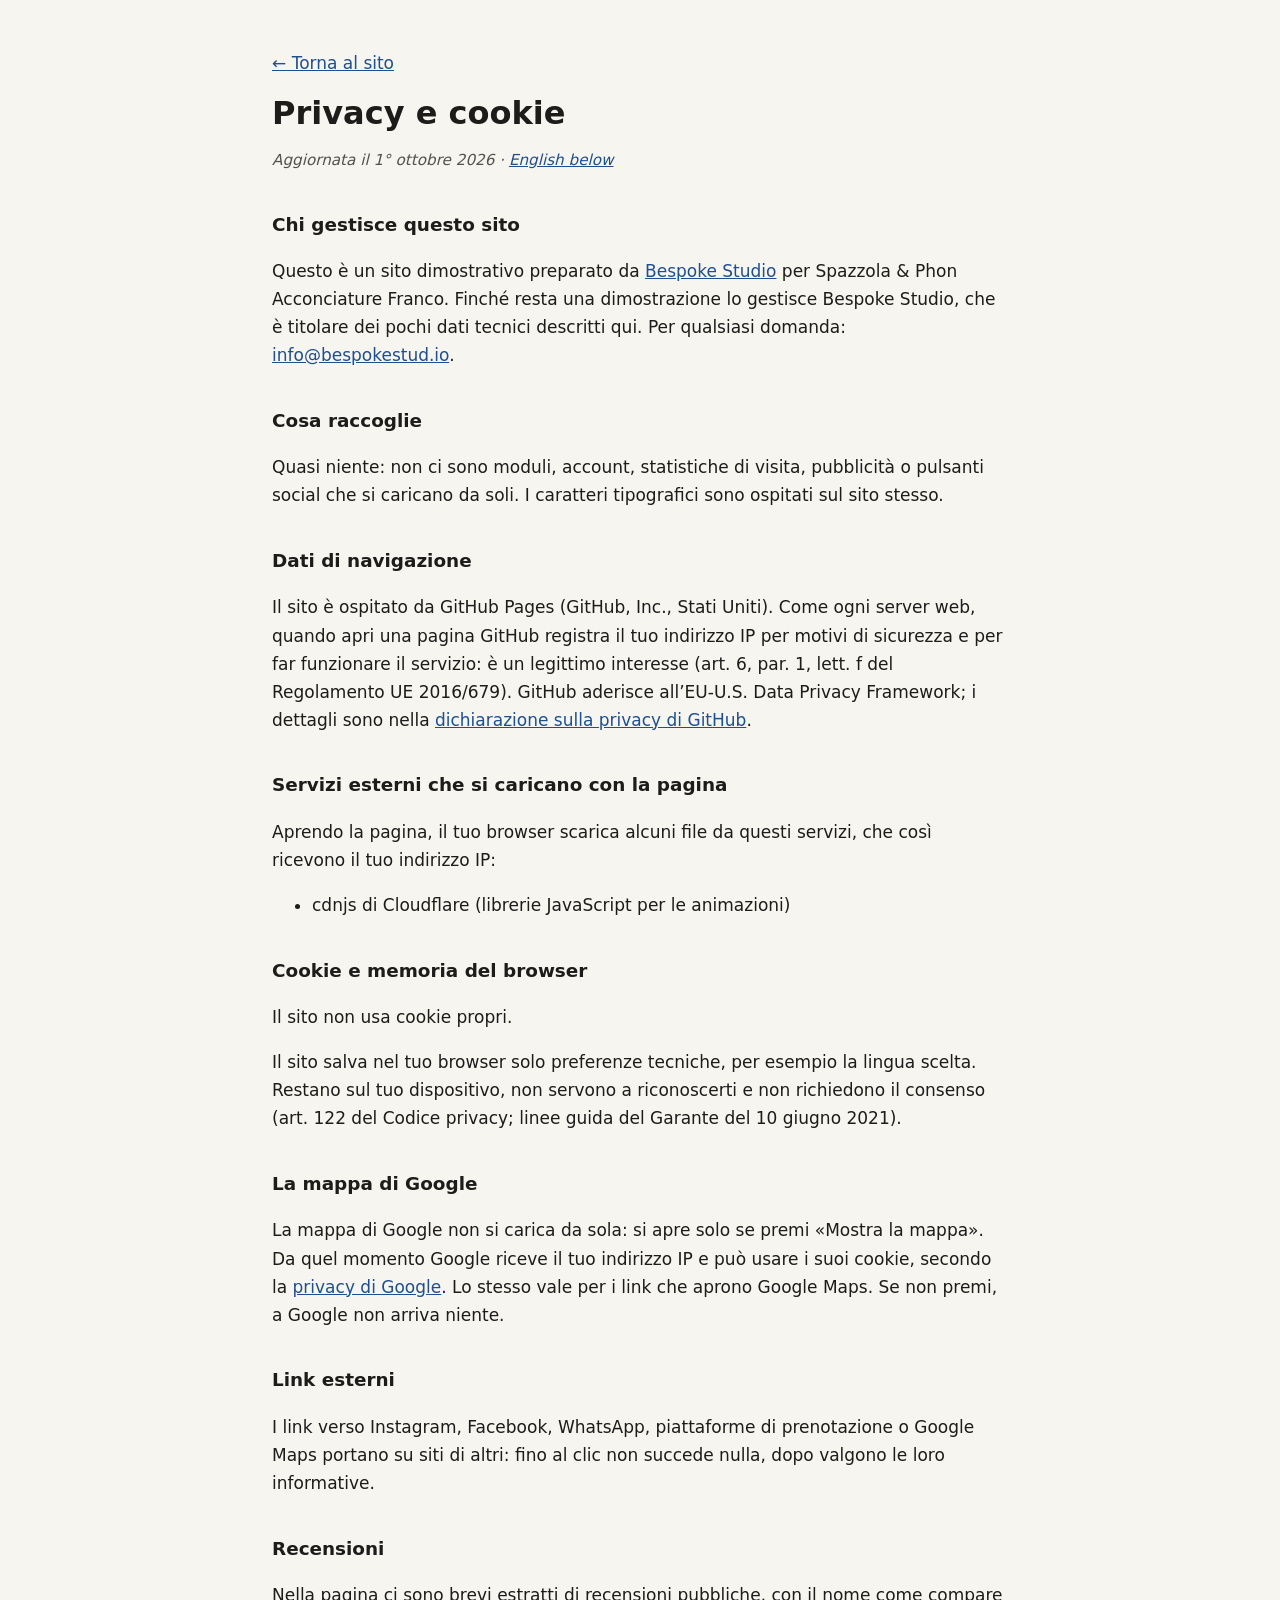
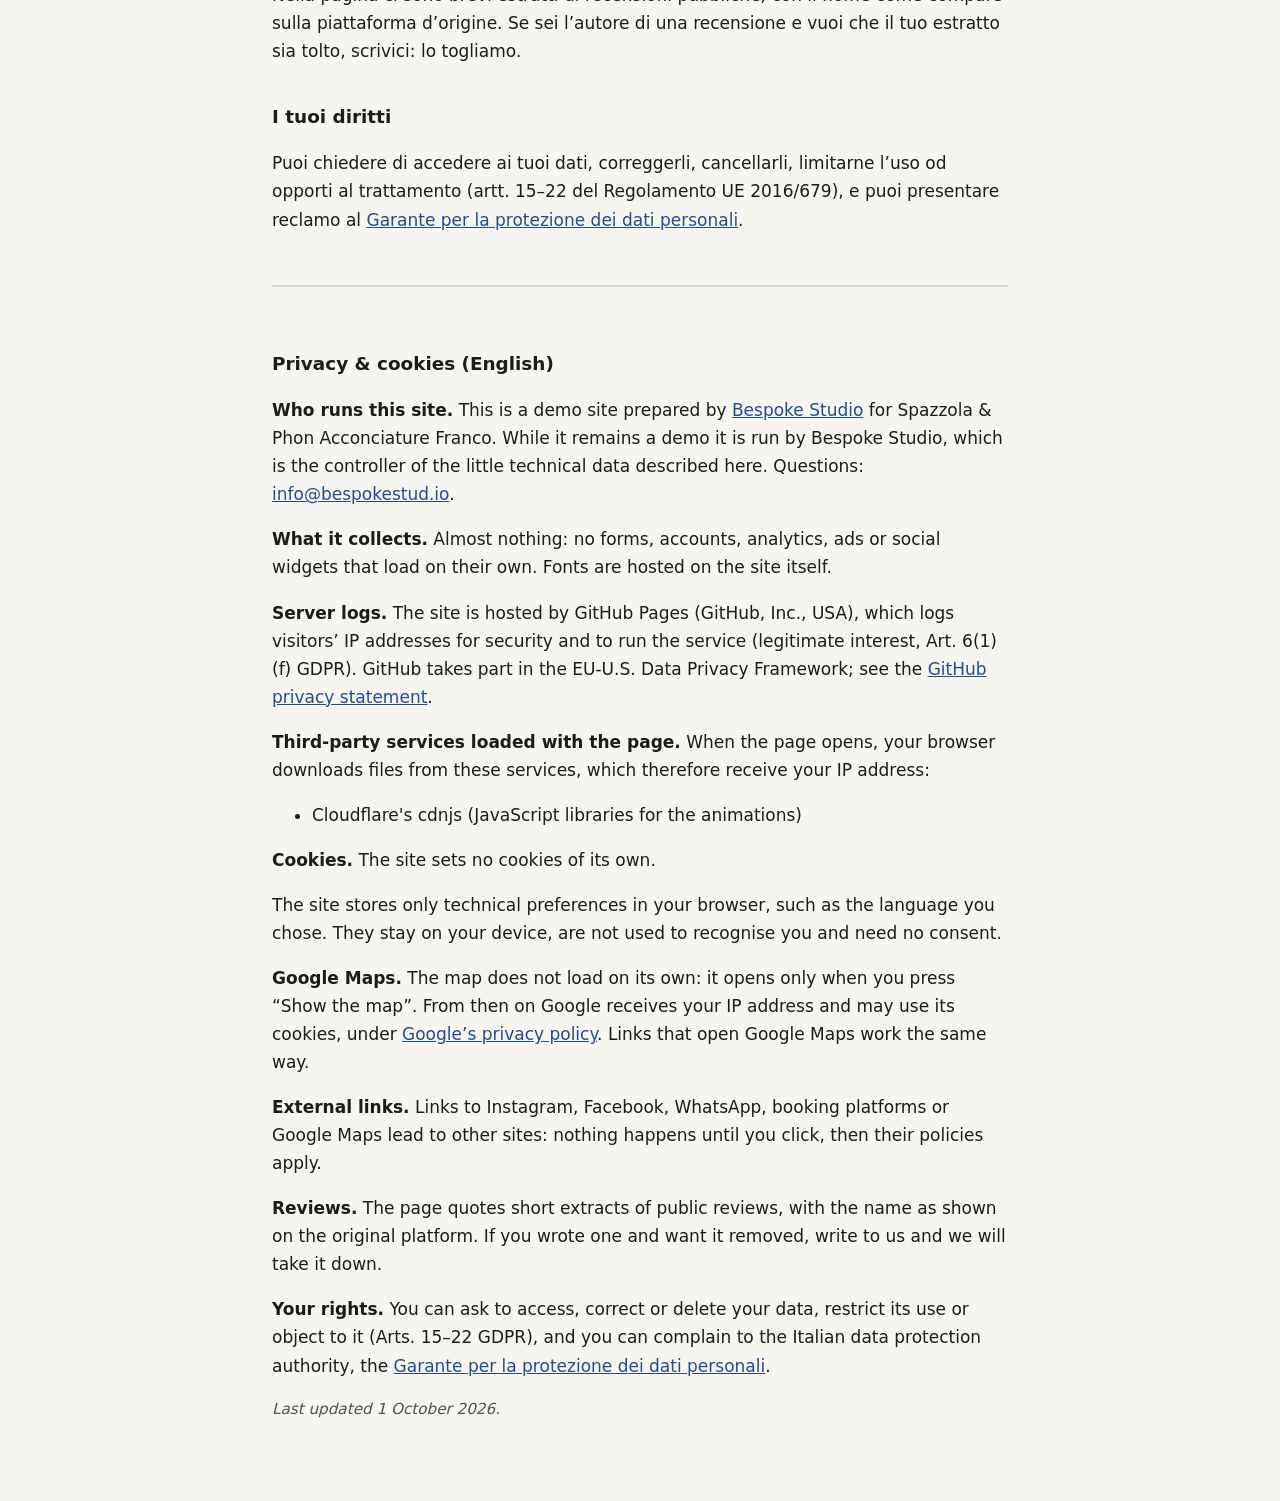
<file: privacy.html>
<!DOCTYPE html>
<html lang="it">
<head>
  <meta charset="UTF-8">
  <meta name="viewport" content="width=device-width, initial-scale=1.0">
  <meta name="robots" content="noindex">
  <title>Privacy e cookie · Spazzola &amp; Phon Acconciature Franco</title>
  <meta name="description" content="Informativa privacy e cookie del sito Spazzola &amp; Phon Acconciature Franco.">
  <style>
    body { margin: 0; background: #f7f5f0; color: #1d1c1a; font: 17px/1.65 system-ui, -apple-system, "Segoe UI", Roboto, sans-serif; }
    main { max-width: 46rem; margin: 0 auto; padding: 32px 20px 64px; }
    h1 { font-size: 2rem; line-height: 1.2; margin: 0.4em 0 0.2em; }
    h2 { font-size: 1.15rem; margin: 2em 0 0.4em; }
    a { color: #1f4f8f; }
    .data { color: #55524c; font-style: italic; font-size: 0.95rem; }
    .en { margin-top: 3em; padding-top: 1.5em; border-top: 2px solid #ddd8cc; }
    code { font-size: 0.9em; background: #ebe7dc; padding: 0 4px; border-radius: 3px; }
  </style>
</head>
<body>
<main>
  <p><a href="index.html">← Torna al sito</a></p>
  <h1>Privacy e cookie</h1>
  <p class="data">Aggiornata il 1° ottobre 2026 · <a href="#english" lang="en">English below</a></p>
  <h2>Chi gestisce questo sito</h2>
  <p>Questo è un sito dimostrativo preparato da <a href="https://bespokestud.io" rel="noopener">Bespoke Studio</a> per Spazzola &amp; Phon Acconciature Franco. Finché resta una dimostrazione lo gestisce Bespoke Studio, che è titolare dei pochi dati tecnici descritti qui. Per qualsiasi domanda: <a href="mailto:info@bespokestud.io">info@bespokestud.io</a>.</p>
  <h2>Cosa raccoglie</h2>
  <p>Quasi niente: non ci sono moduli, account, statistiche di visita, pubblicità o pulsanti social che si caricano da soli. I caratteri tipografici sono ospitati sul sito stesso.</p>
  <h2>Dati di navigazione</h2>
  <p>Il sito è ospitato da GitHub Pages (GitHub, Inc., Stati Uniti). Come ogni server web, quando apri una pagina GitHub registra il tuo indirizzo IP per motivi di sicurezza e per far funzionare il servizio: è un legittimo interesse (art. 6, par. 1, lett. f del Regolamento UE 2016/679). GitHub aderisce all’EU-U.S. Data Privacy Framework; i dettagli sono nella <a href="https://docs.github.com/site-policy/privacy-policies/github-general-privacy-statement" rel="noopener">dichiarazione sulla privacy di GitHub</a>.</p>
  <h2>Servizi esterni che si caricano con la pagina</h2>
  <p>Aprendo la pagina, il tuo browser scarica alcuni file da questi servizi, che così ricevono il tuo indirizzo IP:</p>
  <ul><li>cdnjs di Cloudflare (librerie JavaScript per le animazioni)</li></ul>
  <h2>Cookie e memoria del browser</h2>
  <p>Il sito non usa cookie propri.</p>
  <p>Il sito salva nel tuo browser solo preferenze tecniche, per esempio la lingua scelta. Restano sul tuo dispositivo, non servono a riconoscerti e non richiedono il consenso (art. 122 del Codice privacy; linee guida del Garante del 10 giugno 2021).</p>
  <h2>La mappa di Google</h2>
  <p>La mappa di Google non si carica da sola: si apre solo se premi «Mostra la mappa». Da quel momento Google riceve il tuo indirizzo IP e può usare i suoi cookie, secondo la <a href="https://policies.google.com/privacy?hl=it" rel="noopener">privacy di Google</a>. Lo stesso vale per i link che aprono Google Maps. Se non premi, a Google non arriva niente.</p>
  <h2>Link esterni</h2>
  <p>I link verso Instagram, Facebook, WhatsApp, piattaforme di prenotazione o Google Maps portano su siti di altri: fino al clic non succede nulla, dopo valgono le loro informative.</p>
  <h2>Recensioni</h2>
  <p>Nella pagina ci sono brevi estratti di recensioni pubbliche, con il nome come compare sulla piattaforma d’origine. Se sei l’autore di una recensione e vuoi che il tuo estratto sia tolto, scrivici: lo togliamo.</p>
  <h2>I tuoi diritti</h2>
  <p>Puoi chiedere di accedere ai tuoi dati, correggerli, cancellarli, limitarne l’uso od opporti al trattamento (artt. 15–22 del Regolamento UE 2016/679), e puoi presentare reclamo al <a href="https://www.garanteprivacy.it" rel="noopener">Garante per la protezione dei dati personali</a>.</p>
  <div class="en" id="english" lang="en">
    <h2>Privacy &amp; cookies (English)</h2>
    <p><strong>Who runs this site.</strong> This is a demo site prepared by <a href="https://bespokestud.io" rel="noopener">Bespoke Studio</a> for Spazzola &amp; Phon Acconciature Franco. While it remains a demo it is run by Bespoke Studio, which is the controller of the little technical data described here. Questions: <a href="mailto:info@bespokestud.io">info@bespokestud.io</a>.</p>
    <p><strong>What it collects.</strong> Almost nothing: no forms, accounts, analytics, ads or social widgets that load on their own. Fonts are hosted on the site itself.</p>
    <p><strong>Server logs.</strong> The site is hosted by GitHub Pages (GitHub, Inc., USA), which logs visitors’ IP addresses for security and to run the service (legitimate interest, Art. 6(1)(f) GDPR). GitHub takes part in the EU-U.S. Data Privacy Framework; see the <a href="https://docs.github.com/site-policy/privacy-policies/github-general-privacy-statement" rel="noopener">GitHub privacy statement</a>.</p>
    <p><strong>Third-party services loaded with the page.</strong> When the page opens, your browser downloads files from these services, which therefore receive your IP address:</p><ul><li>Cloudflare's cdnjs (JavaScript libraries for the animations)</li></ul>
    <p><strong>Cookies.</strong> The site sets no cookies of its own.</p>
    <p>The site stores only technical preferences in your browser, such as the language you chose. They stay on your device, are not used to recognise you and need no consent.</p>
    <p><strong>Google Maps.</strong> The map does not load on its own: it opens only when you press “Show the map”. From then on Google receives your IP address and may use its cookies, under <a href="https://policies.google.com/privacy?hl=en" rel="noopener">Google’s privacy policy</a>. Links that open Google Maps work the same way.</p>
    <p><strong>External links.</strong> Links to Instagram, Facebook, WhatsApp, booking platforms or Google Maps lead to other sites: nothing happens until you click, then their policies apply.</p>
    <p><strong>Reviews.</strong> The page quotes short extracts of public reviews, with the name as shown on the original platform. If you wrote one and want it removed, write to us and we will take it down.</p>
    <p><strong>Your rights.</strong> You can ask to access, correct or delete your data, restrict its use or object to it (Arts. 15–22 GDPR), and you can complain to the Italian data protection authority, the <a href="https://www.garanteprivacy.it" rel="noopener">Garante per la protezione dei dati personali</a>.</p>
    <p class="data">Last updated 1 October 2026.</p>
  </div>
</main>
</body>
</html>
</file>
